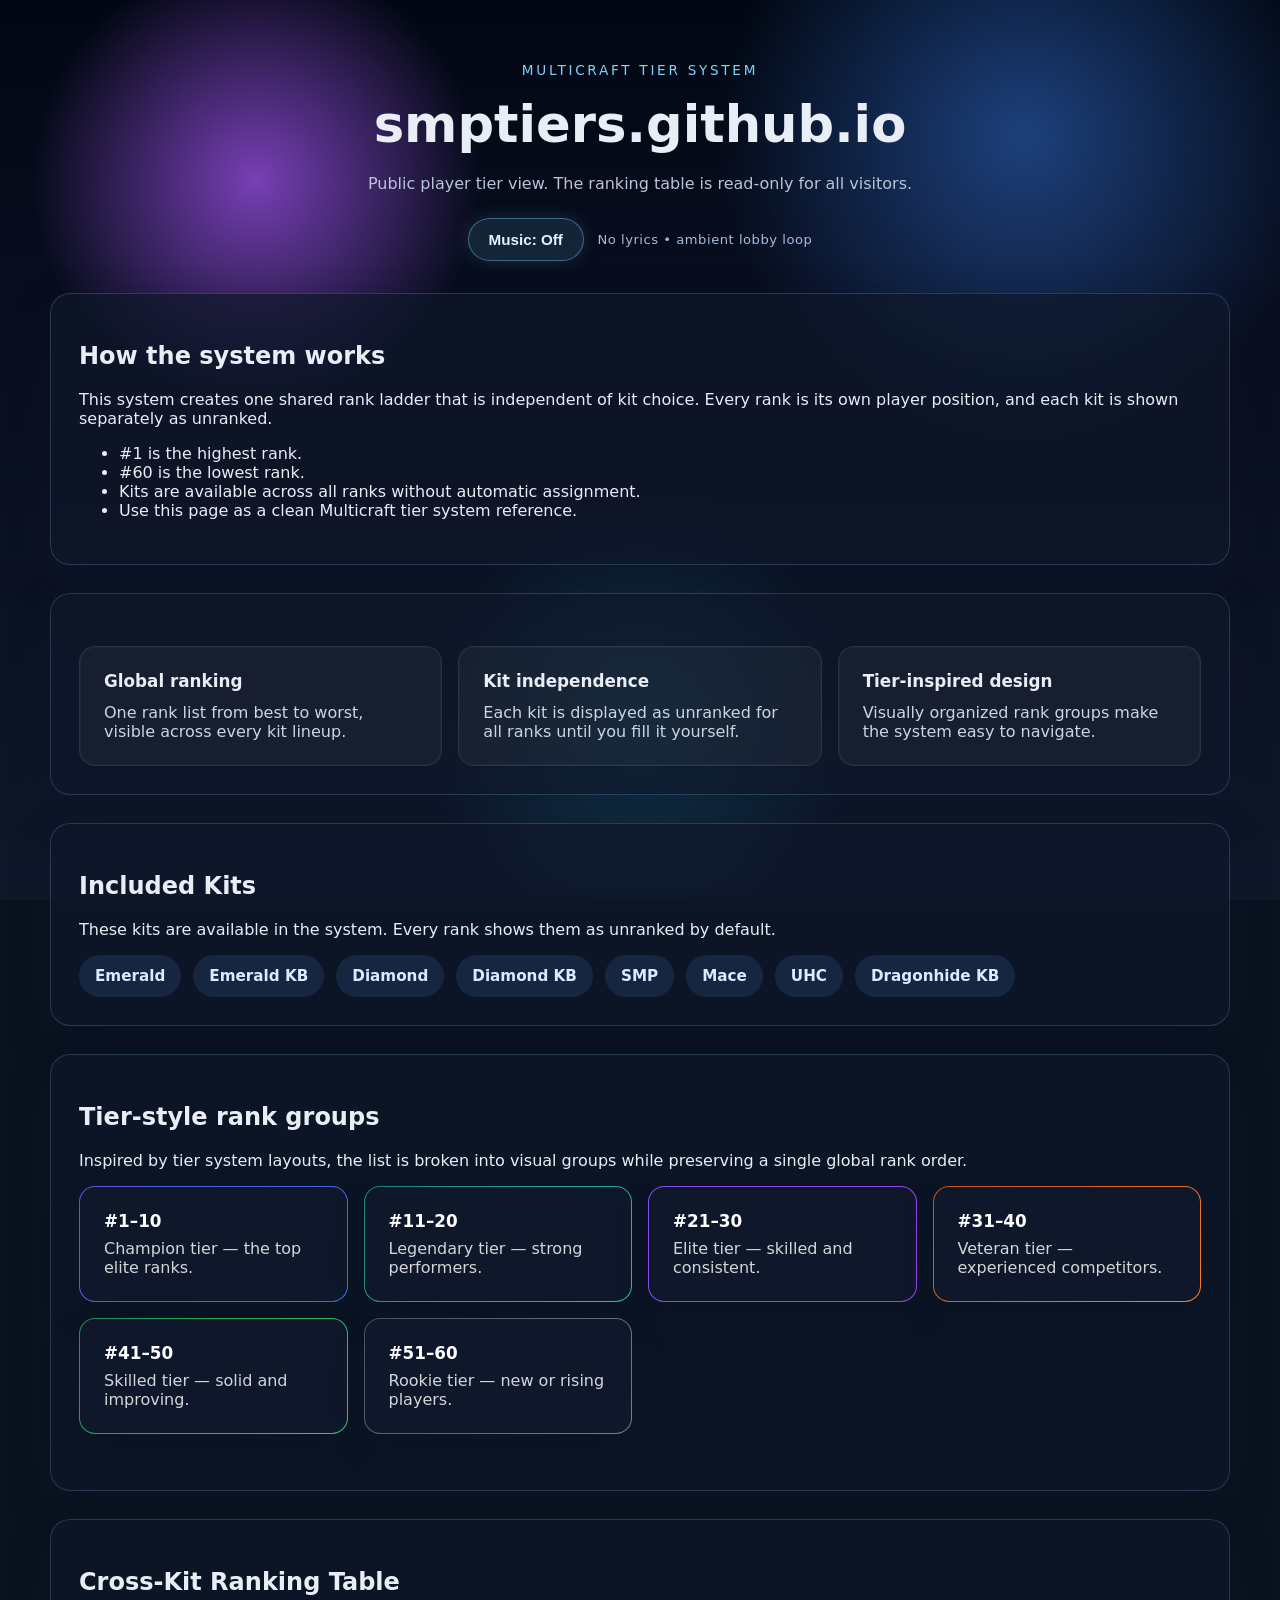
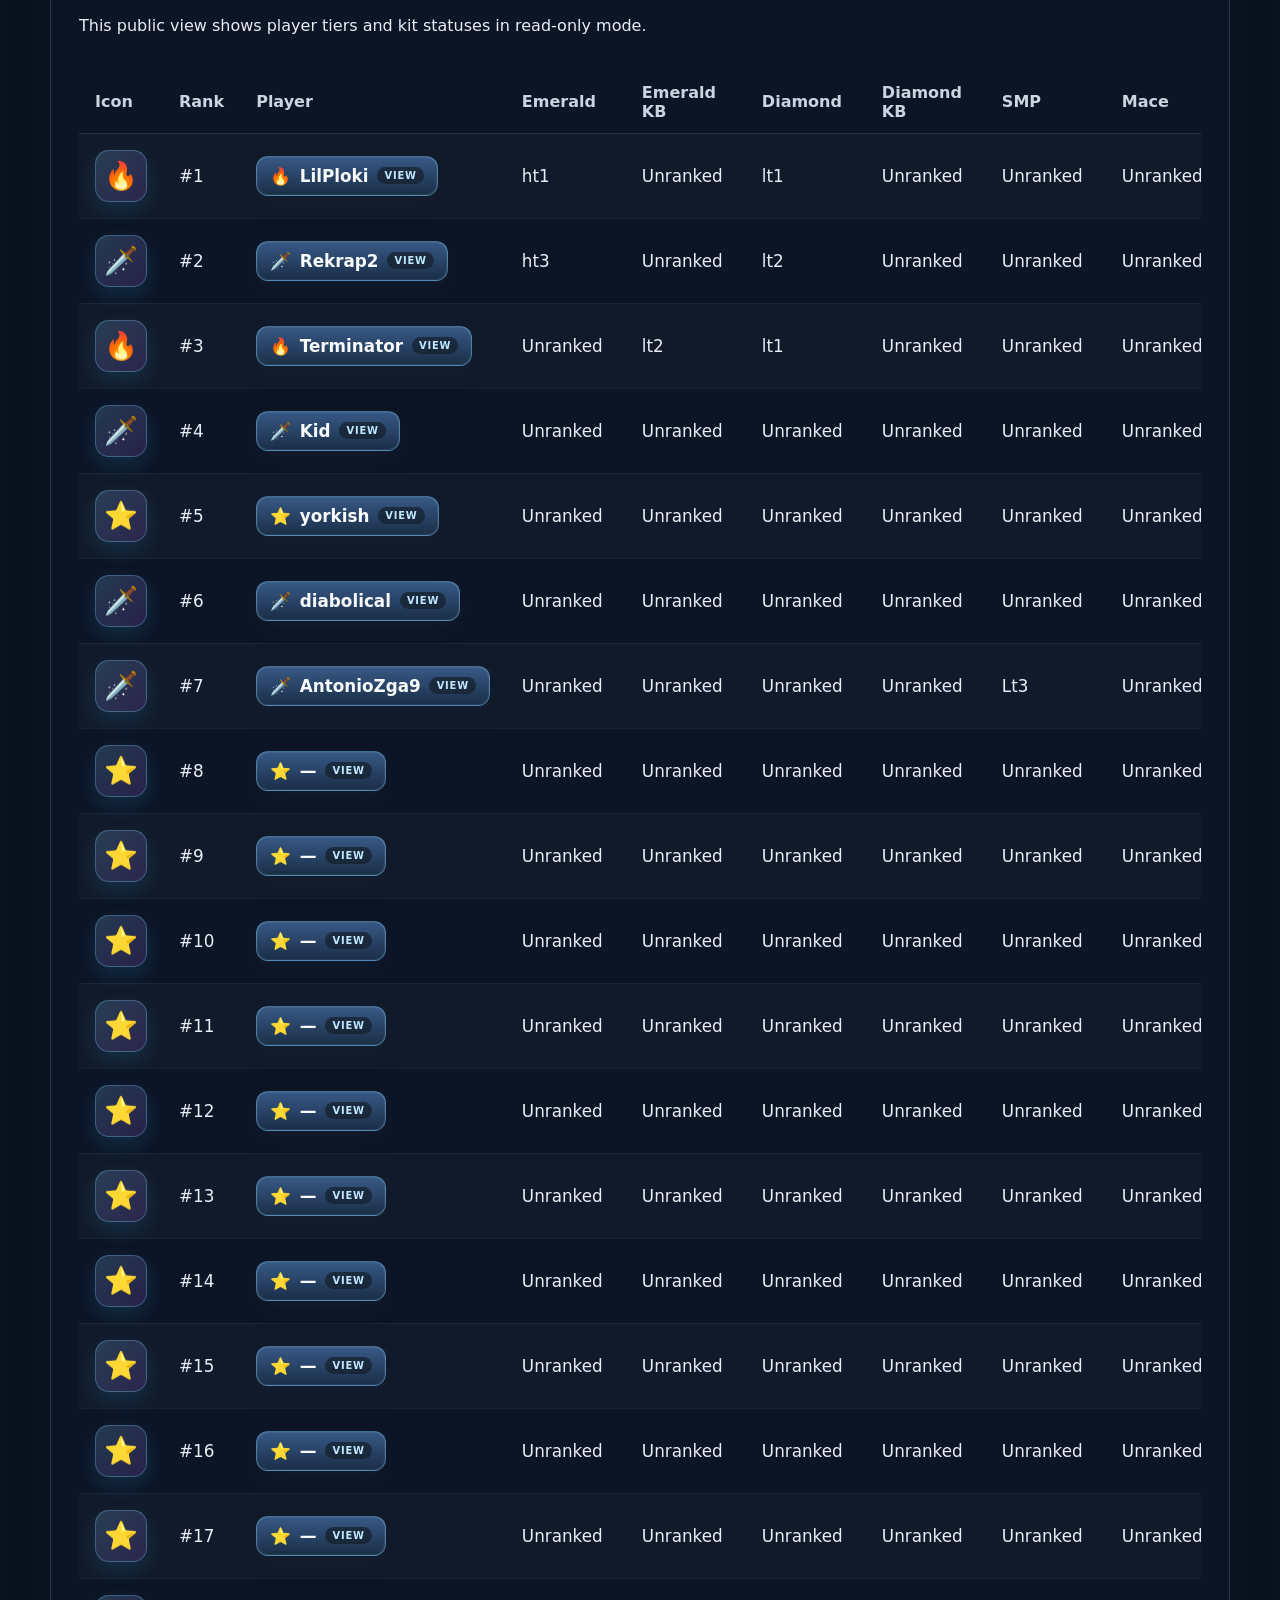
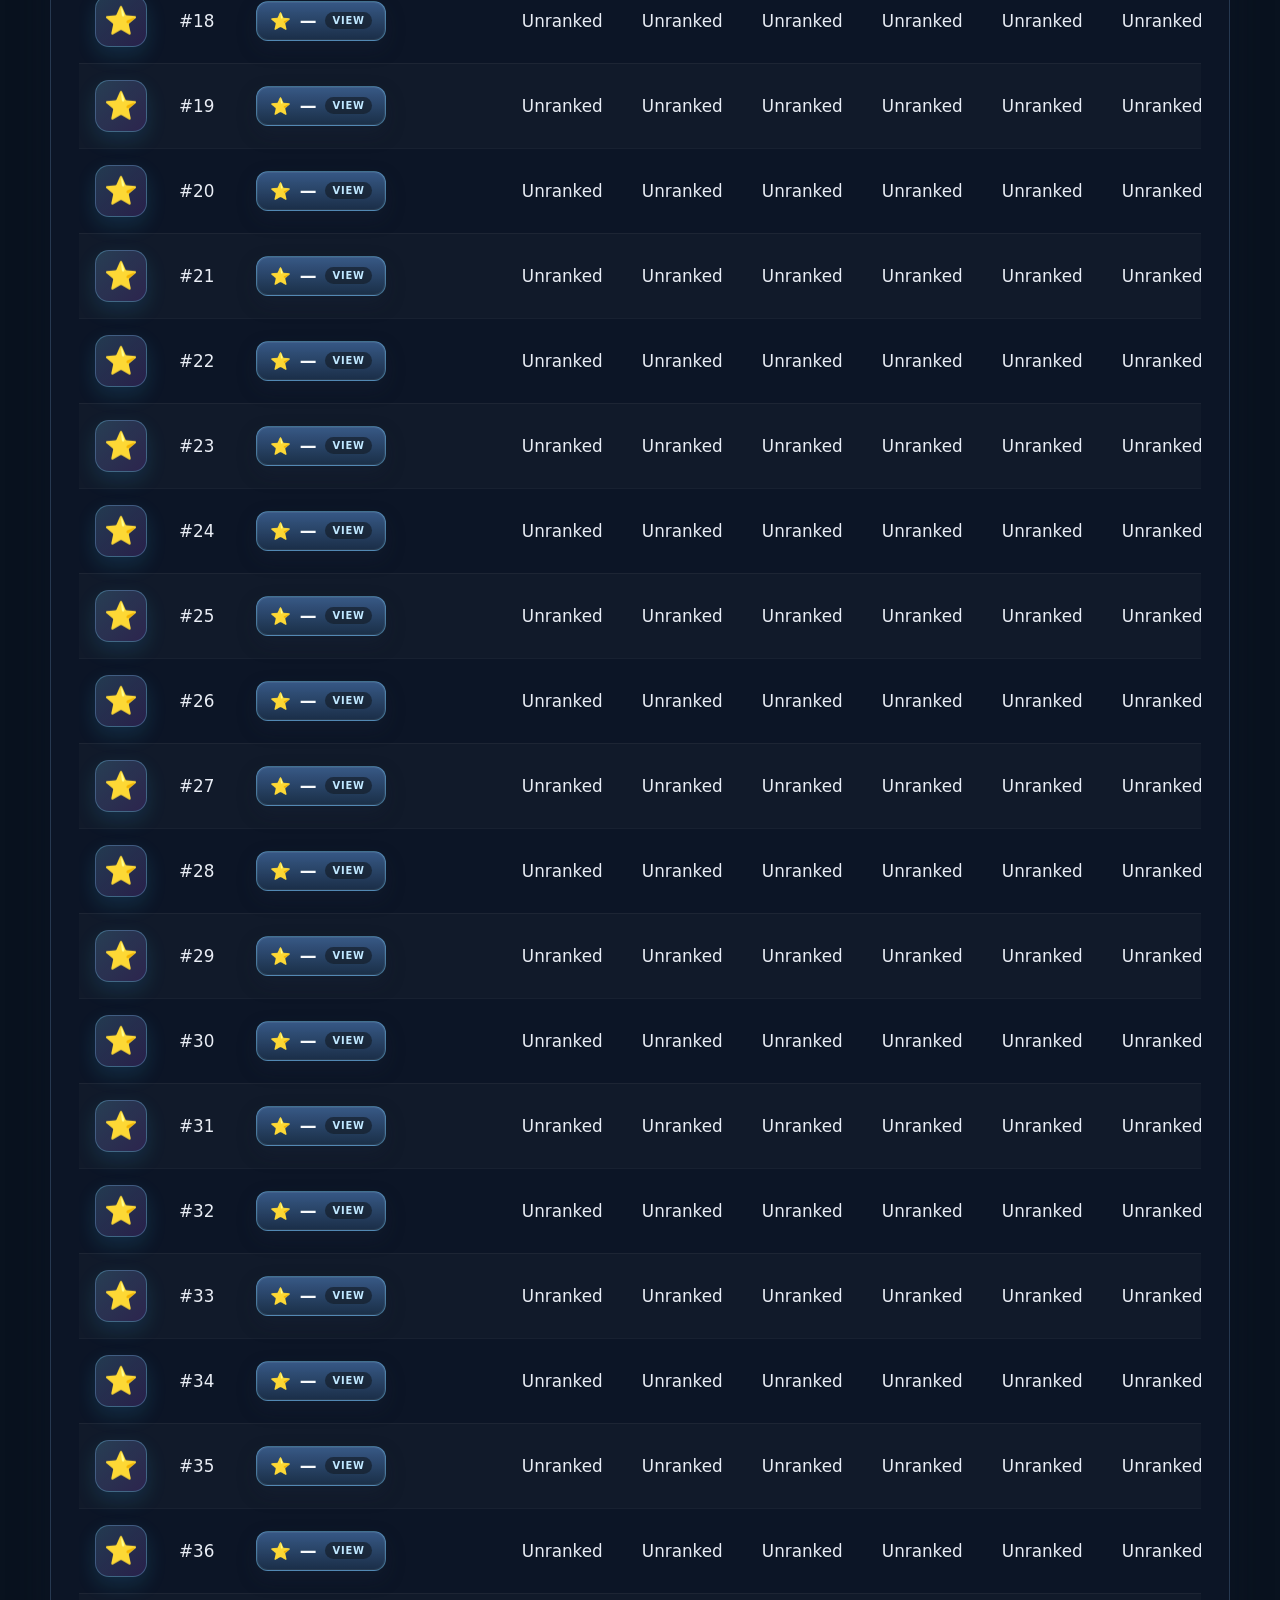
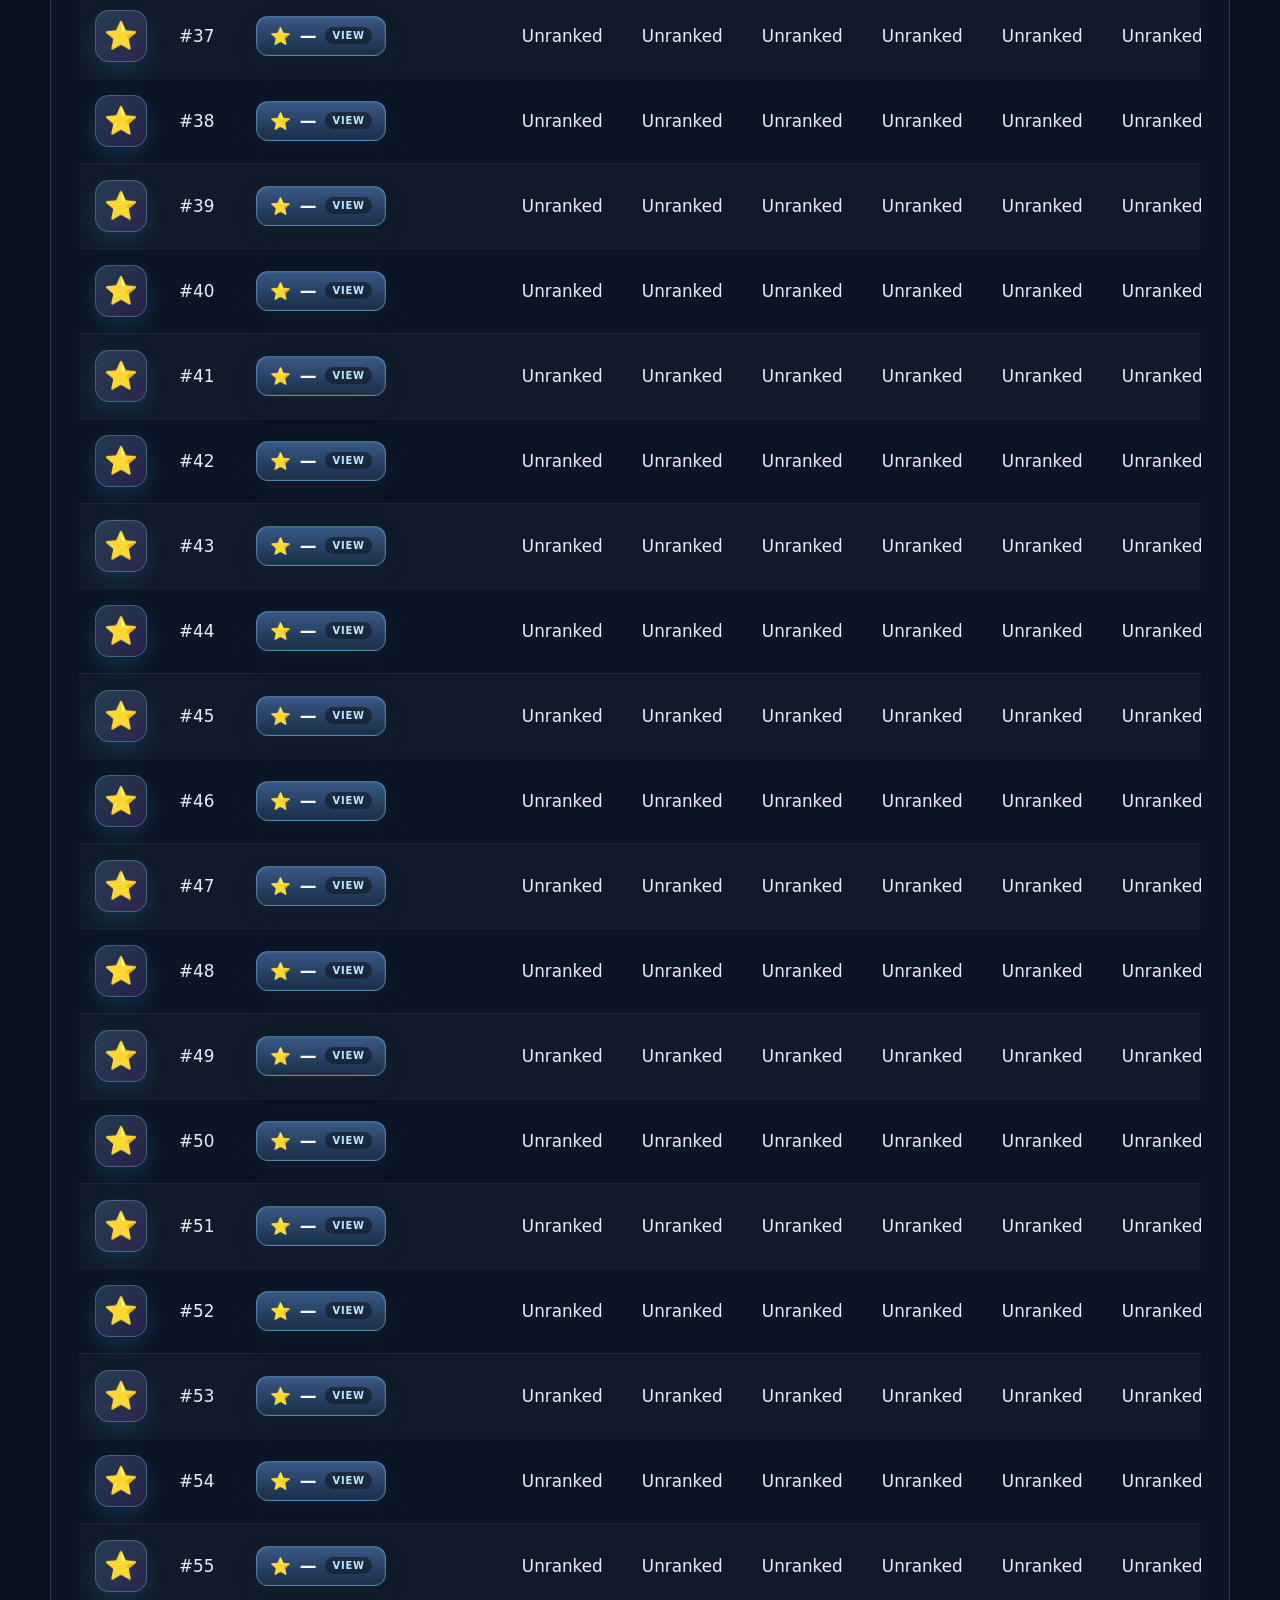
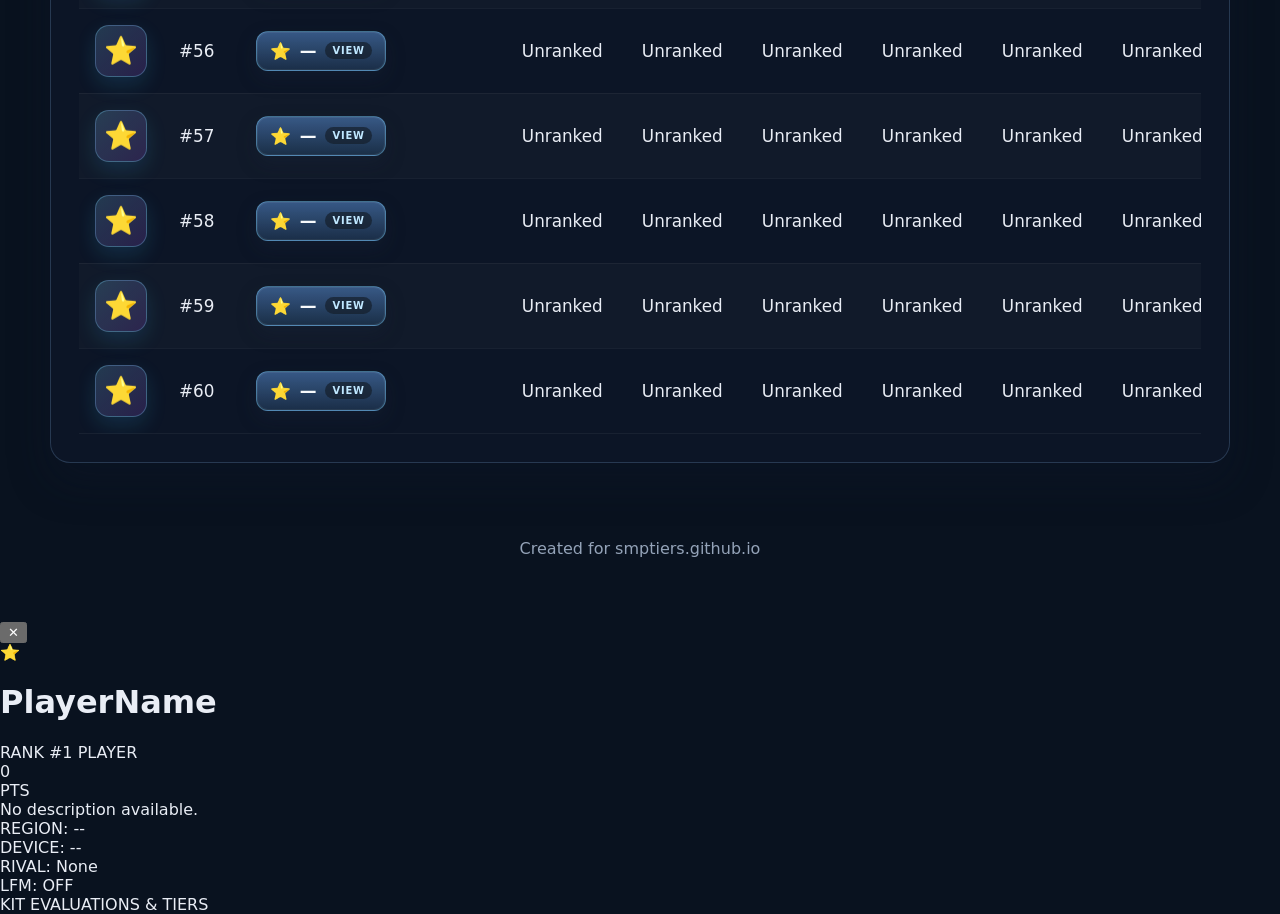
<file: index.html>
<!DOCTYPE html>
<html lang="en">
<head>
  <meta charset="UTF-8" />
  <meta name="viewport" content="width=device-width, initial-scale=1.0" />
  <title>Global Player Ranking — Multicraft Ranked System</title>
  <link rel="stylesheet" href="styles.css" />
</head>
<body style="background: radial-gradient(circle at 20% 20%, rgba(168, 85, 247, 0.7), transparent 18%), radial-gradient(circle at 80% 15%, rgba(59, 130, 246, 0.45), transparent 24%), radial-gradient(circle at 50% 80%, rgba(34, 211, 238, 0.2), transparent 23%), linear-gradient(180deg, #010712 0%, #070d1d 30%, #0f172a 100%); background-attachment: fixed;">
  <header class="site-header">
    <div class="container">
      <p class="eyebrow">Multicraft tier system</p>
      <h1>smptiers.github.io</h1>
      <p class="subtitle">Public player tier view. The ranking table is read-only for all visitors.</p>
      <div class="music-controls" style="margin-top: 1.25rem;">
        <button id="music-toggle" class="music-toggle" type="button" aria-pressed="false">Music: Off</button>
        <span class="music-note">No lyrics • ambient lobby loop</span>
      </div>
    </div>
  </header>

  <main class="container">
    <section class="intro-card">
      <h2>How the system works</h2>
      <p>
        This system creates one shared rank ladder that is independent of kit choice. Every rank is its own player position, and each kit is shown separately as unranked.
      </p>
      <ul>
        <li>#1 is the highest rank.</li>
        <li>#60 is the lowest rank.</li>
        <li>Kits are available across all ranks without automatic assignment.</li>
        <li>Use this page as a clean Multicraft tier system reference.</li>
      </ul>
    </section>

    <section class="feature-panel">
      <div class="feature-grid">
        <article class="feature-card">
          <h3>Global ranking</h3>
          <p>One rank list from best to worst, visible across every kit lineup.</p>
        </article>
        <article class="feature-card">
          <h3>Kit independence</h3>
          <p>Each kit is displayed as unranked for all ranks until you fill it yourself.</p>
        </article>
        <article class="feature-card">
          <h3>Tier-inspired design</h3>
          <p>Visually organized rank groups make the system easy to navigate.</p>
        </article>
      </div>
    </section>

    <section class="kits-card">
      <h2>Included Kits</h2>
      <p>These kits are available in the system. Every rank shows them as unranked by default.</p>
      <div class="kit-list">
        <span>Emerald</span>
        <span>Emerald KB</span>
        <span>Diamond</span>
        <span>Diamond KB</span>
        <span>SMP</span>
        <span>Mace</span>
        <span>UHC</span>
        <span>Dragonhide KB</span>
      </div>
    </section>

    <section class="tier-overview">
      <h2>Tier-style rank groups</h2>
      <p>
        Inspired by tier system layouts, the list is broken into visual groups while preserving a single global rank order.
      </p>
      <div class="tier-grid">
        <article class="tier-group tier-top">
          <h3>#1–10</h3>
          <p>Champion tier — the top elite ranks.</p>
        </article>
        <article class="tier-group tier-high">
          <h3>#11–20</h3>
          <p>Legendary tier — strong performers.</p>
        </article>
        <article class="tier-group tier-epic">
          <h3>#21–30</h3>
          <p>Elite tier — skilled and consistent.</p>
        </article>
        <article class="tier-group tier-rare">
          <h3>#31–40</h3>
          <p>Veteran tier — experienced competitors.</p>
        </article>
        <article class="tier-group tier-uncommon">
          <h3>#41–50</h3>
          <p>Skilled tier — solid and improving.</p>
        </article>
        <article class="tier-group tier-common">
          <h3>#51–60</h3>
          <p>Rookie tier — new or rising players.</p>
        </article>
      </div>
    </section>

    <section class="table-section">
      <div class="table-section-header">
        <div>
          <h2>Cross-Kit Ranking Table</h2>
          <p>This public view shows player tiers and kit statuses in read-only mode.</p>
        </div>
      </div>
      <div class="table-wrapper">
        <table>
          <thead>
            <tr>
              <th class="profile-cell">Icon</th>
              <th>Rank</th>
              <th class="player-cell">Player</th>
              <th class="kit-cell">Emerald</th>
              <th class="kit-cell">Emerald KB</th>
              <th class="kit-cell">Diamond</th>
              <th class="kit-cell">Diamond KB</th>
              <th class="kit-cell">SMP</th>
              <th class="kit-cell">Mace</th>
              <th class="kit-cell">UHC</th>
              <th class="kit-cell">Dragonhide KB</th>
            </tr>
          </thead>
          <tbody id="rank-table-body"></tbody>
        </table>
      </div>
    </section>
  </main>

  <footer class="site-footer">
    <div class="container">
      <p>Created for smptiers.github.io</p>
    </div>
  </footer>

  <div id="profileModalOverlay" class="modal-overlay" onclick="closeModalOnBackdrop(event)">
    <div class="profile-modal" id="profileModal">
      <div class="profile-banner" id="pBanner">
        <div class="modal-actions">
          <button class="icon-btn" title="Close" onclick="closePlayerProfile()">✕</button>
        </div>
      </div>

      <div class="profile-body">
        <div class="profile-top-row">
          <div class="avatar-preview-box" id="pAvatar">⭐</div>

          <div class="player-meta-box">
            <h1 class="player-name-title" id="pName">PlayerName</h1>
            <div class="player-badges-row">
              <span class="badge-pill badge-rank" id="pRank">RANK #1</span>
              <span class="badge-pill badge-title" id="pTitleBadge">PLAYER</span>
            </div>
          </div>

          <div class="points-counter-box">
            <div class="points-num" id="pPoints">0</div>
            <div class="points-lbl">PTS</div>
          </div>
        </div>

        <div class="player-bio-card">
          <div id="pDescription">No description available.</div>
          <div class="bio-meta-grid">
            <div id="pRegion">REGION: --</div>
            <div id="pDevice">DEVICE: --</div>
            <div id="pRival">RIVAL: None</div>
            <div id="pLfm">LFM: OFF</div>
          </div>
        </div>

        <div class="modal-section-title">
          <span>KIT EVALUATIONS & TIERS</span>
        </div>

        <div class="kit-circles-grid" id="pTiers"></div>
      </div>
    </div>
  </div>

  <script>
    const icons = {
      mace: '🗡️',
      spear: '🗡️',
      lava: '🔥',
      sword: '⚔️',
      default: '⭐'
    };

    const kits = [
      'Emerald',
      'Emerald KB',
      'Diamond',
      'Diamond KB',
      'SMP',
      'Mace',
      'UHC',
      'Dragonhide KB'
    ];

    function makeBlankRanks() {
      return Array.from({ length: 60 }, (_, index) => ({
        rank: index + 1,
        player: '',
        avatar: 'default',
        kits: kits.reduce((acc, kit) => ({ ...acc, [kit]: 'Unranked' }), {})
      }));
    }

    function normalizeRanks(entries) {
      return entries.map((entry, index) => ({
        rank: index + 1,
        player: entry.player || '',
        avatar: icons[entry.avatar] ? entry.avatar : 'default',
        kits: kits.reduce((acc, kit) => ({
          ...acc,
          [kit]: entry.kits && entry.kits[kit] ? String(entry.kits[kit]) : 'Unranked'
        }), {})
      }));
    }

    let ranks = makeBlankRanks();

    const tbody = document.getElementById('rank-table-body');
    const modalOverlay = document.getElementById('profileModalOverlay');
    const modalAvatar = document.getElementById('pAvatar');
    const modalName = document.getElementById('pName');
    const modalRank = document.getElementById('pRank');
    const modalTitleBadge = document.getElementById('pTitleBadge');
    const modalPoints = document.getElementById('pPoints');
    const modalDescription = document.getElementById('pDescription');
    const modalRegion = document.getElementById('pRegion');
    const modalDevice = document.getElementById('pDevice');
    const modalRival = document.getElementById('pRival');
    const modalLfm = document.getElementById('pLfm');
    const modalTiers = document.getElementById('pTiers');

    function closeModalOnBackdrop(event) {
      if (event.target === modalOverlay) {
        closePlayerProfile();
      }
    }

    function closePlayerProfile() {
      modalOverlay.classList.remove('visible');
    }

    function openPlayerModal(entry) {
      const playerName = entry.player || 'Unnamed Player';
      modalAvatar.textContent = icons[entry.avatar] || icons.default;
      modalName.textContent = playerName;
      modalRank.textContent = `RANK #${entry.rank}`;
      modalTitleBadge.textContent = 'PLAYER';
      modalPoints.textContent = String(entry.rank || 1);
      modalDescription.textContent = 'No description available.';
      modalRegion.textContent = `REGION: --`;
      modalDevice.textContent = `DEVICE: --`;
      modalRival.textContent = 'RIVAL: None';
      modalLfm.textContent = 'LFM: OFF';

      modalTiers.innerHTML = '';
      kits.forEach((kit) => {
        const tierItem = document.createElement('div');
        tierItem.className = 'kit-circle';
        tierItem.innerHTML = `<span class="kit-label">${kit}</span><span class="kit-value">${entry.kits[kit] || 'Unranked'}</span>`;
        modalTiers.appendChild(tierItem);
      });

      modalOverlay.classList.add('visible');
    }

    function createRankRow(entry, index) {
      const row = document.createElement('tr');
      row.className = 'rank-row';
      row.setAttribute('tabindex', '0');
      row.setAttribute('role', 'button');
      row.dataset.index = String(index);

      const openEntry = () => openPlayerModal(entry);
      row.addEventListener('click', openEntry);
      row.addEventListener('keydown', (event) => {
        if (event.key === 'Enter' || event.key === ' ') {
          event.preventDefault();
          openEntry();
        }
      });

      const iconCell = document.createElement('td');
      iconCell.className = 'profile-cell';
      const iconBadge = document.createElement('div');
      iconBadge.className = 'profile-badge';
      iconBadge.textContent = icons[entry.avatar] || icons.default;
      iconCell.appendChild(iconBadge);
      row.appendChild(iconCell);

      const rankCell = document.createElement('td');
      rankCell.textContent = `#${entry.rank}`;
      row.appendChild(rankCell);

      const playerCell = document.createElement('td');
      playerCell.className = 'player-cell';
      const playerButton = document.createElement('button');
      playerButton.type = 'button';
      playerButton.className = 'player-name-button';
      playerButton.setAttribute('onclick', 'openPlayerModalFromIndex(' + index + ')');
      playerButton.innerHTML = `${icons[entry.avatar] || icons.default} <span>${entry.player || '—'}</span> <small>View</small>`;
      playerCell.appendChild(playerButton);
      row.appendChild(playerCell);

      kits.forEach(kit => {
        const kitCell = document.createElement('td');
        kitCell.className = 'kit-cell';
        const kitText = document.createElement('span');
        kitText.className = 'readonly-text';
        kitText.textContent = entry.kits[kit];
        kitCell.appendChild(kitText);
        row.appendChild(kitCell);
      });

      tbody.appendChild(row);
    }

    function openPlayerModalFromIndex(index) {
      if (ranks[index]) {
        openPlayerModal(ranks[index]);
      }
    }

    function renderTable() {
      tbody.innerHTML = '';
      ranks.forEach((entry, index) => createRankRow(entry, index));
    }

    async function loadSharedRanks() {
      try {
        const localData = localStorage.getItem('smptiers-rank-data');
        if (localData) {
          const localRanks = JSON.parse(localData);
          if (Array.isArray(localRanks) && localRanks.length > 0) {
            ranks = normalizeRanks(localRanks);
            renderTable();
            return;
          }
        }

        const response = await fetch('./data/ranks.json', { cache: 'no-store' });
        if (!response.ok) throw new Error(`Unable to load shared rankings (${response.status})`);
        const sharedRanks = await response.json();
        if (Array.isArray(sharedRanks) && sharedRanks.length > 0) {
          ranks = normalizeRanks(sharedRanks);
          renderTable();
        }
      } catch (error) {
        console.warn('Using blank ranking data until the shared data file is available.', error);
      }
    }

    renderTable();
    loadSharedRanks();

    const musicButton = document.getElementById('music-toggle');
    let audioCtx = null;
    let masterGain = null;
    let intervalId = null;

    function stopAmbientMusic() {
      if (intervalId) {
        clearInterval(intervalId);
        intervalId = null;
      }

      if (audioCtx && masterGain) {
        masterGain.gain.cancelScheduledValues(audioCtx.currentTime);
        masterGain.gain.setTargetAtTime(0.0001, audioCtx.currentTime, 0.2);
      }

      if (musicButton) {
        musicButton.textContent = 'Music: Off';
        musicButton.setAttribute('aria-pressed', 'false');
      }
    }

    function startAmbientMusic() {
      const AudioCtor = window.AudioContext || window.webkitAudioContext;
      if (!AudioCtor) return;

      if (!audioCtx) {
        audioCtx = new AudioCtor();
        masterGain = audioCtx.createGain();
        masterGain.gain.value = 0.0001;
        masterGain.connect(audioCtx.destination);
      }

      if (audioCtx.state === 'suspended') {
        audioCtx.resume();
      }

      const progression = [130.81, 146.83, 174.61, 196.0, 146.83, 164.81, 196.0, 220.0];
      const noiseBuffer = audioCtx.createBuffer(1, audioCtx.sampleRate * 3, audioCtx.sampleRate);
      const bufferData = noiseBuffer.getChannelData(0);
      for (let i = 0; i < bufferData.length; i++) {
        bufferData[i] = (Math.random() * 2 - 1) * 0.12;
      }

      if (intervalId) {
        clearInterval(intervalId);
      }

      const playLayer = (freq, time, duration, kind, gainValue, detune) => {
        const osc = audioCtx.createOscillator();
        const oscGain = audioCtx.createGain();
        osc.type = kind;
        osc.frequency.value = freq;
        osc.detune.value = detune || 0;
        oscGain.gain.value = 0.0001;
        osc.connect(oscGain);
        oscGain.connect(masterGain);

        oscGain.gain.setValueAtTime(0.0001, time);
        oscGain.gain.exponentialRampToValueAtTime(gainValue * 1.4, time + 0.22);
        oscGain.gain.exponentialRampToValueAtTime(0.0001, time + duration);

        osc.start(time);
        osc.stop(time + duration + 0.05);
      };

      const playAtmosphere = () => {
        const now = audioCtx.currentTime;
        const baseFreq = progression[Math.floor(Math.random() * progression.length)];

        playLayer(baseFreq, now, 3.0, 'sine', 0.05, -6);
        playLayer(baseFreq / 2, now + 0.3, 3.4, 'triangle', 0.036, 4);
        playLayer(baseFreq * 1.5, now + 0.7, 2.6, 'sine', 0.024, 8);
        playLayer(baseFreq * 2, now + 1.1, 2.2, 'triangle', 0.012, -12);

        const noiseSource = audioCtx.createBufferSource();
        const noiseFilter = audioCtx.createBiquadFilter();
        const noiseGain = audioCtx.createGain();
        noiseSource.buffer = noiseBuffer;
        noiseFilter.type = 'lowpass';
        noiseFilter.frequency.value = 850;
        noiseGain.gain.value = 0.03;
        noiseSource.connect(noiseFilter);
        noiseFilter.connect(noiseGain);
        noiseGain.connect(masterGain);
        noiseSource.start(now);
        noiseSource.stop(now + 3.2);
      };

      playAtmosphere();
      intervalId = setInterval(playAtmosphere, 2600);

      masterGain.gain.cancelScheduledValues(audioCtx.currentTime);
      masterGain.gain.setTargetAtTime(0.22, audioCtx.currentTime, 0.5);

      if (musicButton) {
        musicButton.textContent = 'Music: On';
        musicButton.setAttribute('aria-pressed', 'true');
      }
    }

    if (musicButton) {
      musicButton.addEventListener('click', () => {
        const isOn = musicButton.getAttribute('aria-pressed') === 'true';
        if (isOn) {
          stopAmbientMusic();
        } else {
          startAmbientMusic();
        }
      });
    }
  </script>
</body>
</html>
</file>
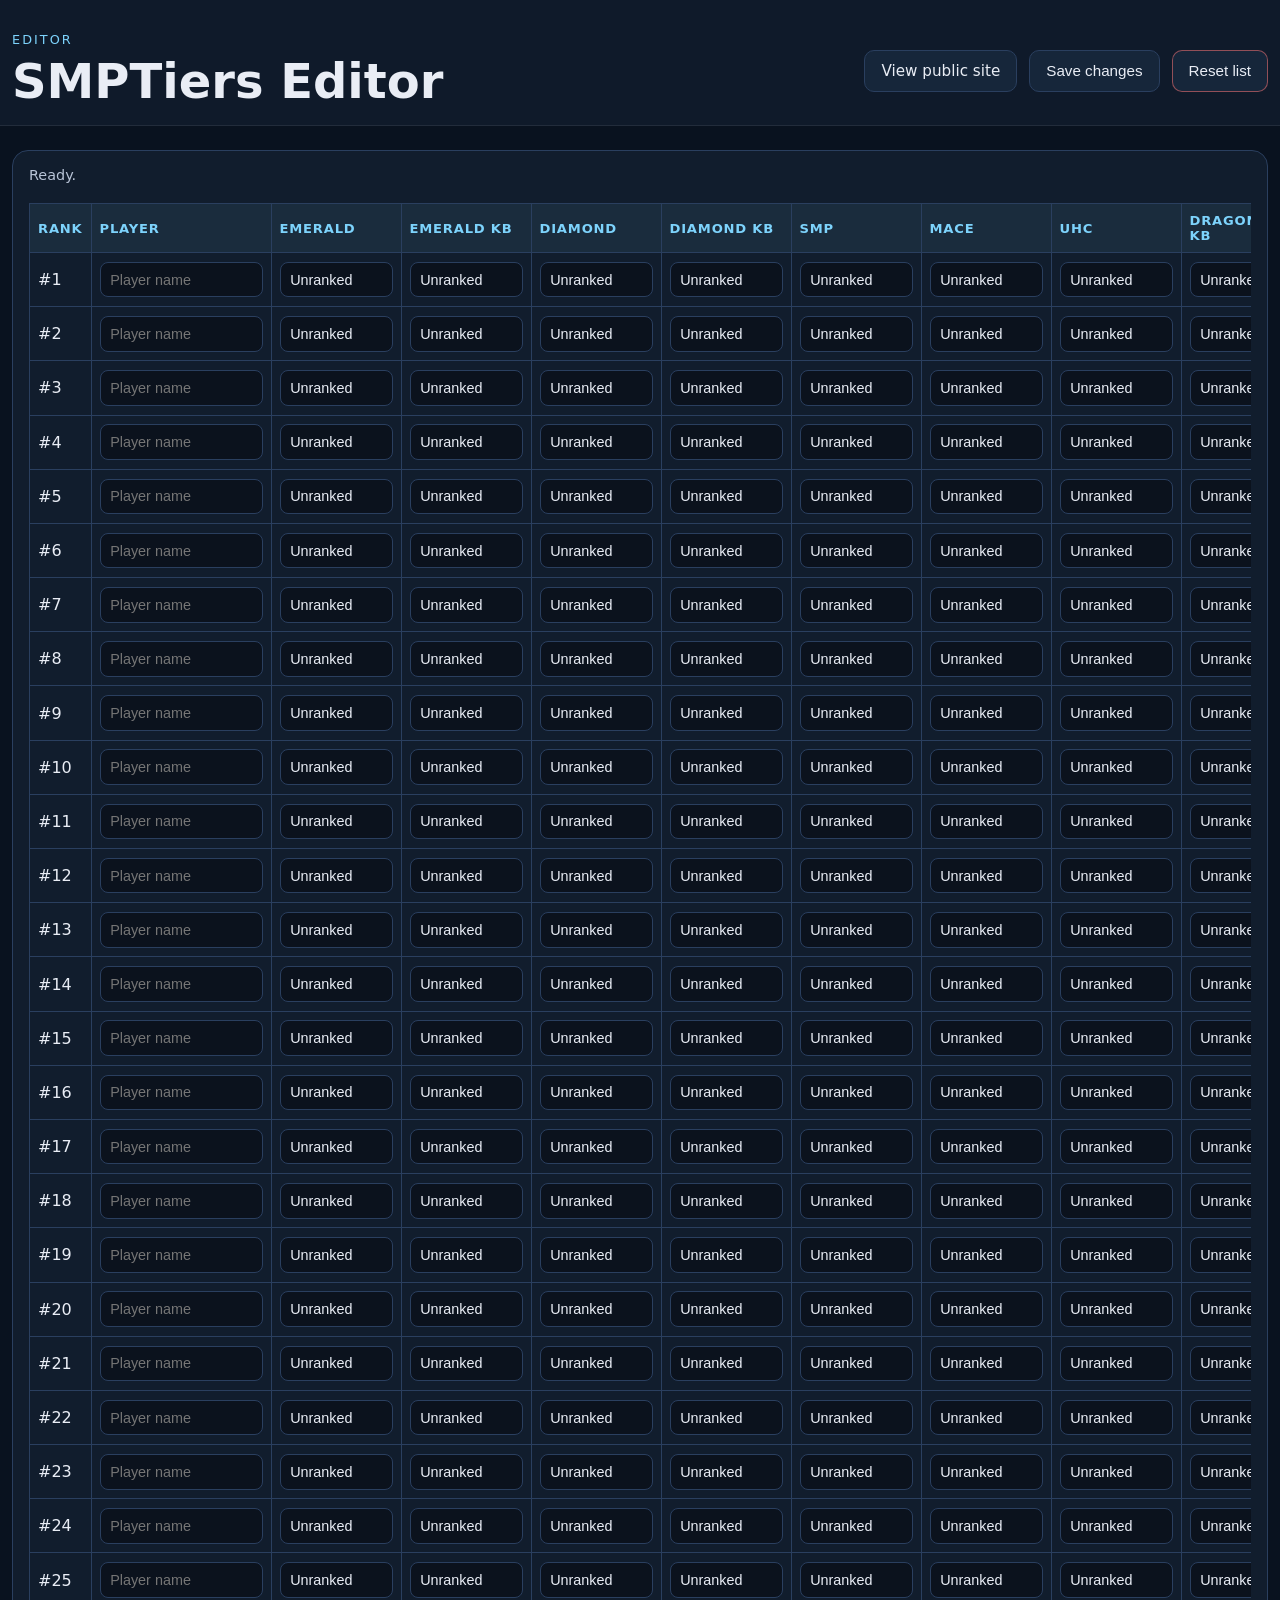
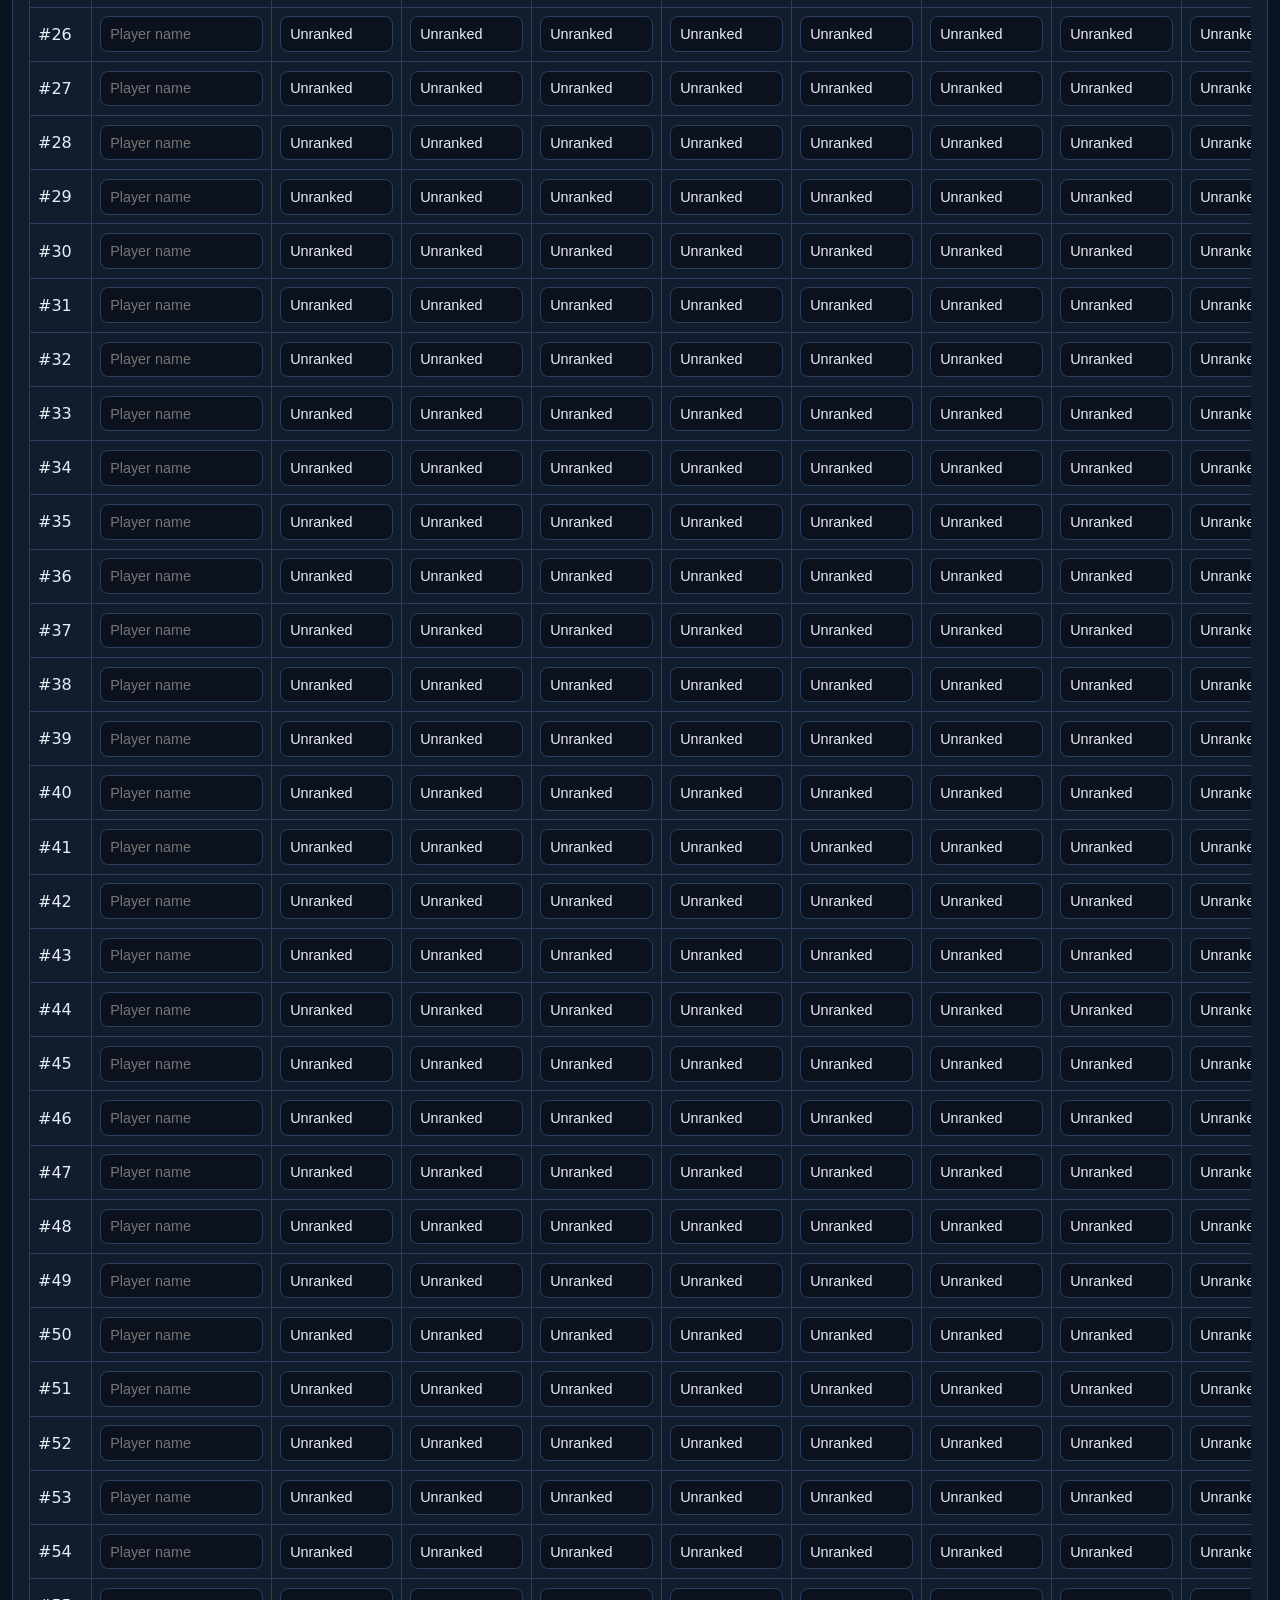
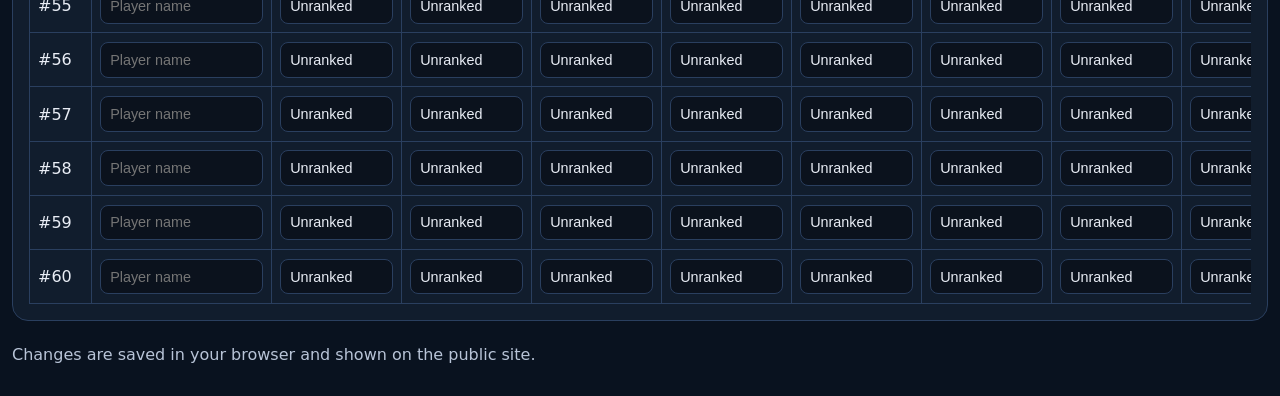
<file: editor/index.html>
<!DOCTYPE html>
<html lang="en">
  <head>
    <meta charset="UTF-8" />
    <meta name="viewport" content="width=device-width, initial-scale=1.0" />
    <title>SMPTiers Editor</title>
    <style>
      :root {
        color-scheme: dark;
        --bg: #09121f;
        --panel: #111d2d;
        --panel-strong: #16263a;
        --line: #2a3f5f;
        --text: #e9edf5;
        --muted: #b8c4d7;
        --accent: #7dd3fc;
        --accent-strong: #38bdf8;
        --danger: #f87171;
      }

      * { box-sizing: border-box; }

      body {
        margin: 0;
        background: var(--bg);
        color: var(--text);
        font-family: Inter, ui-sans-serif, system-ui, -apple-system, BlinkMacSystemFont, 'Segoe UI', sans-serif;
      }

      .container {
        width: min(1500px, calc(100% - 1.5rem));
        margin: 0 auto;
      }

      .site-header {
        padding: 2rem 0 1rem;
        border-bottom: 1px solid rgba(255,255,255,0.08);
        background: rgba(17, 29, 45, 0.85);
        backdrop-filter: blur(8px);
      }

      .header-row {
        display: flex;
        justify-content: space-between;
        align-items: center;
        gap: 1rem;
        flex-wrap: wrap;
      }

      h1 {
        margin: 0;
        font-size: clamp(2rem, 4vw, 3rem);
      }

      .header-actions {
        display: flex;
        gap: 0.75rem;
        flex-wrap: wrap;
      }

      button,
      a.button-link {
        border: 1px solid var(--line);
        background: var(--panel-strong);
        color: var(--text);
        border-radius: 10px;
        padding: 0.7rem 1rem;
        cursor: pointer;
        font-size: 0.95rem;
        text-decoration: none;
        transition: 0.2s ease;
      }

      button:hover,
      a.button-link:hover {
        border-color: var(--accent);
        transform: translateY(-1px);
      }

      button.danger {
        border-color: rgba(248, 113, 113, 0.55);
      }

      .status {
        color: var(--muted);
        font-size: 0.9rem;
        min-height: 1.25rem;
      }

      .panel {
        margin-top: 1.5rem;
        background: var(--panel);
        border: 1px solid var(--line);
        border-radius: 16px;
        padding: 1rem;
      }

      .table-wrap {
        overflow: auto;
        margin-top: 1rem;
      }

      table {
        width: 100%;
        border-collapse: collapse;
        min-width: 1100px;
      }

      th, td {
        border: 1px solid var(--line);
        padding: 0.55rem 0.5rem;
        text-align: left;
        vertical-align: middle;
      }

      th {
        background: rgba(125, 211, 252, 0.08);
        color: var(--accent);
        font-size: 0.82rem;
        letter-spacing: 0.06em;
        text-transform: uppercase;
      }

      input {
        width: 100%;
        border: 1px solid var(--line);
        border-radius: 8px;
        background: rgba(10, 17, 28, 0.9);
        color: var(--text);
        padding: 0.55rem 0.6rem;
        font-size: 0.9rem;
      }

      input:focus {
        outline: 2px solid rgba(56, 189, 248, 0.5);
        border-color: var(--accent);
      }

      .rank-col {
        width: 70px;
      }

      .player-col {
        min-width: 180px;
      }

      .tier-col {
        min-width: 130px;
      }

      footer {
        padding: 1.5rem 0 2rem;
        color: var(--muted);
      }
    </style>
  </head>
  <body>
    <header class="site-header">
      <div class="container header-row">
        <div>
          <p style="margin: 0 0 0.4rem; text-transform: uppercase; letter-spacing: 0.16em; color: var(--accent); font-size: 0.8rem;">Editor</p>
          <h1>SMPTiers Editor</h1>
        </div>
        <div class="header-actions">
          <a class="button-link" href="index.html">View public site</a>
          <button id="save-btn">Save changes</button>
          <button class="danger" id="reset-btn">Reset list</button>
        </div>
      </div>
    </header>

    <main class="container">
      <div class="panel">
        <div class="status" id="status">Ready.</div>
        <div class="table-wrap">
          <table>
            <thead>
              <tr>
                <th class="rank-col">Rank</th>
                <th class="player-col">Player</th>
                <th class="tier-col">Emerald</th>
                <th class="tier-col">Emerald KB</th>
                <th class="tier-col">Diamond</th>
                <th class="tier-col">Diamond KB</th>
                <th class="tier-col">SMP</th>
                <th class="tier-col">Mace</th>
                <th class="tier-col">UHC</th>
                <th class="tier-col">Dragonhide KB</th>
              </tr>
            </thead>
            <tbody id="editor-body"></tbody>
          </table>
        </div>
      </div>
    </main>

    <footer>
      <div class="container">Changes are saved in your browser and shown on the public site.</div>
    </footer>

    <script>
      const kits = [
        'Emerald',
        'Emerald KB',
        'Diamond',
        'Diamond KB',
        'SMP',
        'Mace',
        'UHC',
        'Dragonhide KB'
      ];

      const storageKey = 'smptiers-rank-data';
      const statusEl = document.getElementById('status');
      const tbody = document.getElementById('editor-body');

      function makeBlankData() {
        return Array.from({ length: 60 }, (_, index) => ({
          rank: index + 1,
          player: '',
          kits: kits.reduce((acc, kit) => {
            acc[kit] = 'Unranked';
            return acc;
          }, {})
        }));
      }

      function loadData() {
        try {
          const raw = localStorage.getItem(storageKey);
          if (!raw) return makeBlankData();
          const parsed = JSON.parse(raw);
          if (!Array.isArray(parsed) || parsed.length === 0) return makeBlankData();

          return parsed.map((entry, index) => ({
            rank: index + 1,
            player: entry.player || '',
            kits: kits.reduce((acc, kit) => {
              acc[kit] = entry.kits && entry.kits[kit] ? String(entry.kits[kit]) : 'Unranked';
              return acc;
            }, {})
          }));
        } catch (error) {
          return makeBlankData();
        }
      }

      let data = loadData();

      function saveData() {
        localStorage.setItem(storageKey, JSON.stringify(data));
        statusEl.textContent = 'Saved locally.';
      }

      function renderEditor() {
        tbody.innerHTML = '';

        data.forEach((entry) => {
          const row = document.createElement('tr');

          const rankCell = document.createElement('td');
          rankCell.textContent = `#${entry.rank}`;
          row.appendChild(rankCell);

          const playerCell = document.createElement('td');
          const playerInput = document.createElement('input');
          playerInput.value = entry.player;
          playerInput.placeholder = 'Player name';
          playerInput.addEventListener('input', (event) => {
            entry.player = event.target.value;
            saveData();
          });
          playerCell.appendChild(playerInput);
          row.appendChild(playerCell);

          kits.forEach((kit) => {
            const cell = document.createElement('td');
            const input = document.createElement('input');
            input.value = entry.kits[kit] || 'Unranked';
            input.placeholder = 'Unranked';
            input.addEventListener('input', (event) => {
              entry.kits[kit] = event.target.value || 'Unranked';
              saveData();
            });
            cell.appendChild(input);
            row.appendChild(cell);
          });

          tbody.appendChild(row);
        });
      }

      document.getElementById('save-btn').addEventListener('click', () => {
        saveData();
        statusEl.textContent = 'Changes saved.';
      });

      document.getElementById('reset-btn').addEventListener('click', () => {
        if (confirm('Reset the entire ranking list?')) {
          data = makeBlankData();
          saveData();
          renderEditor();
          statusEl.textContent = 'List reset.';
        }
      });

      renderEditor();
    </script>
  </body>
</html>
</file>
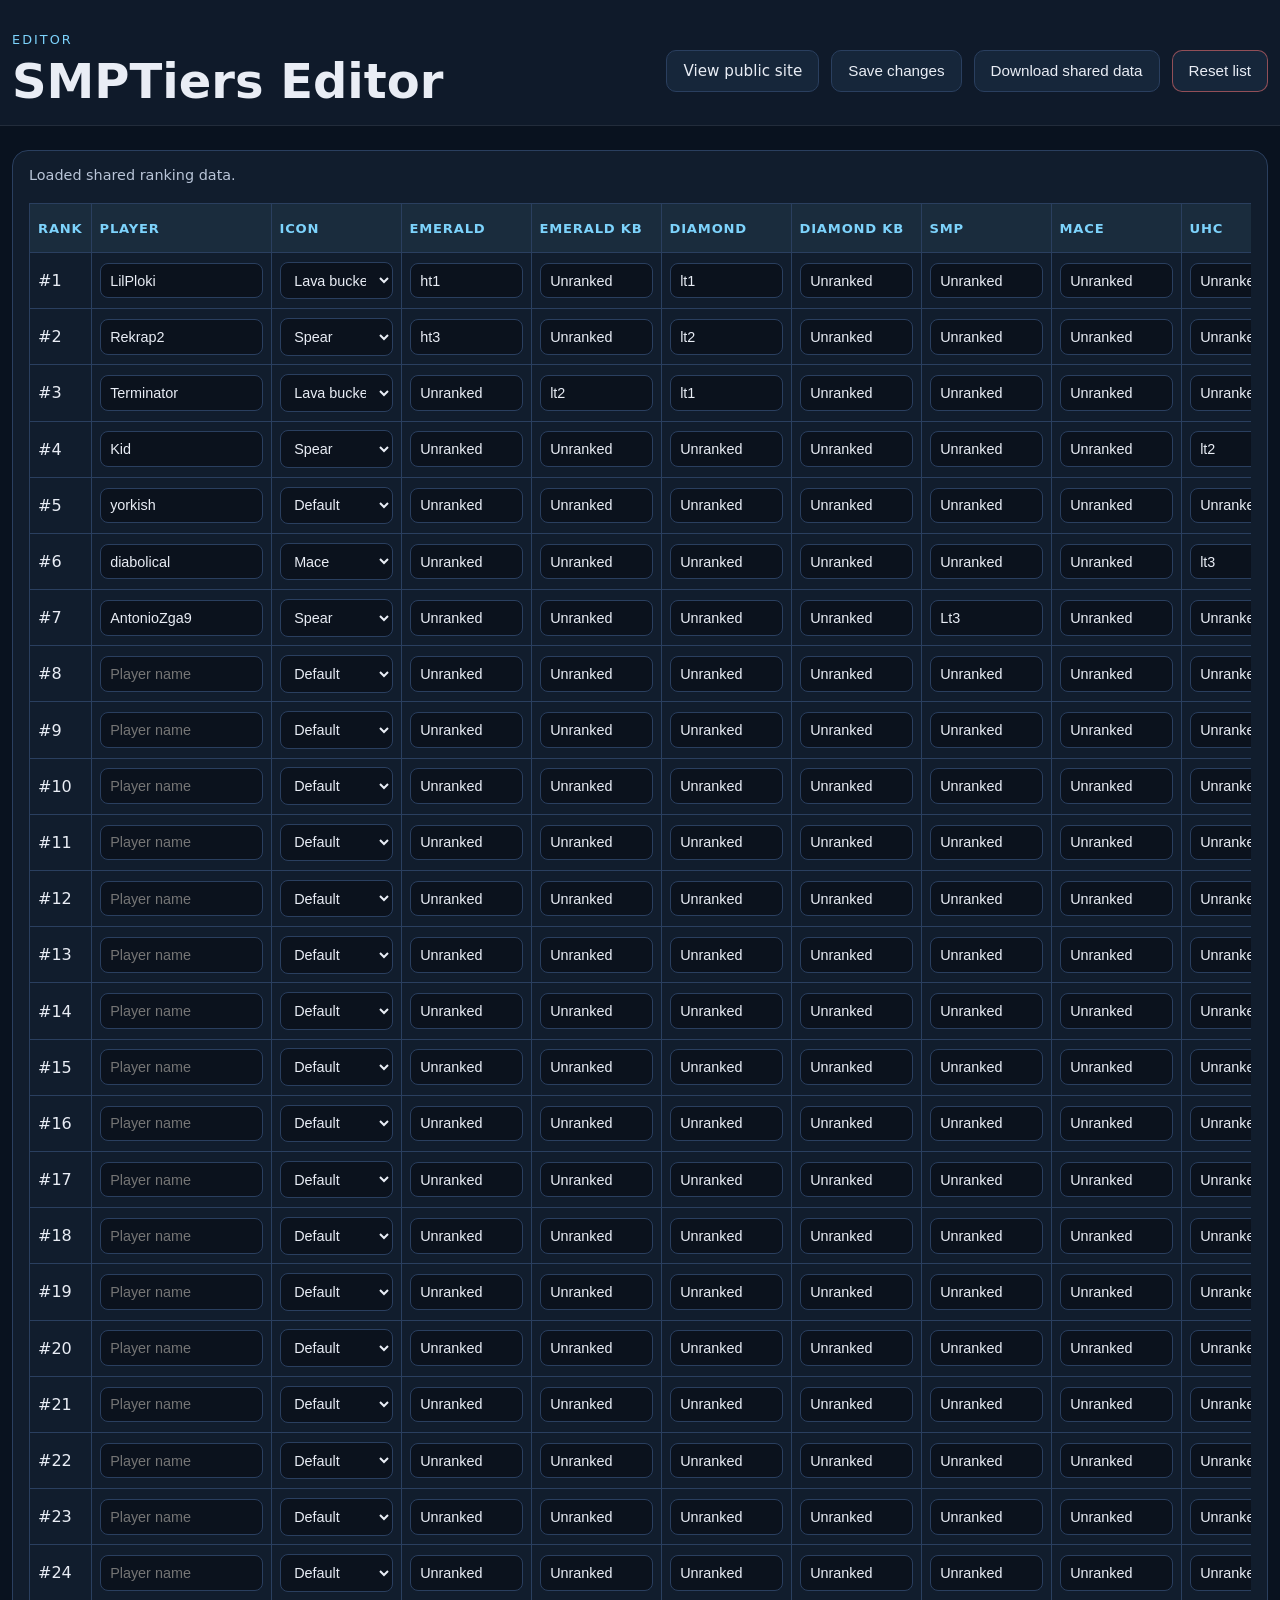
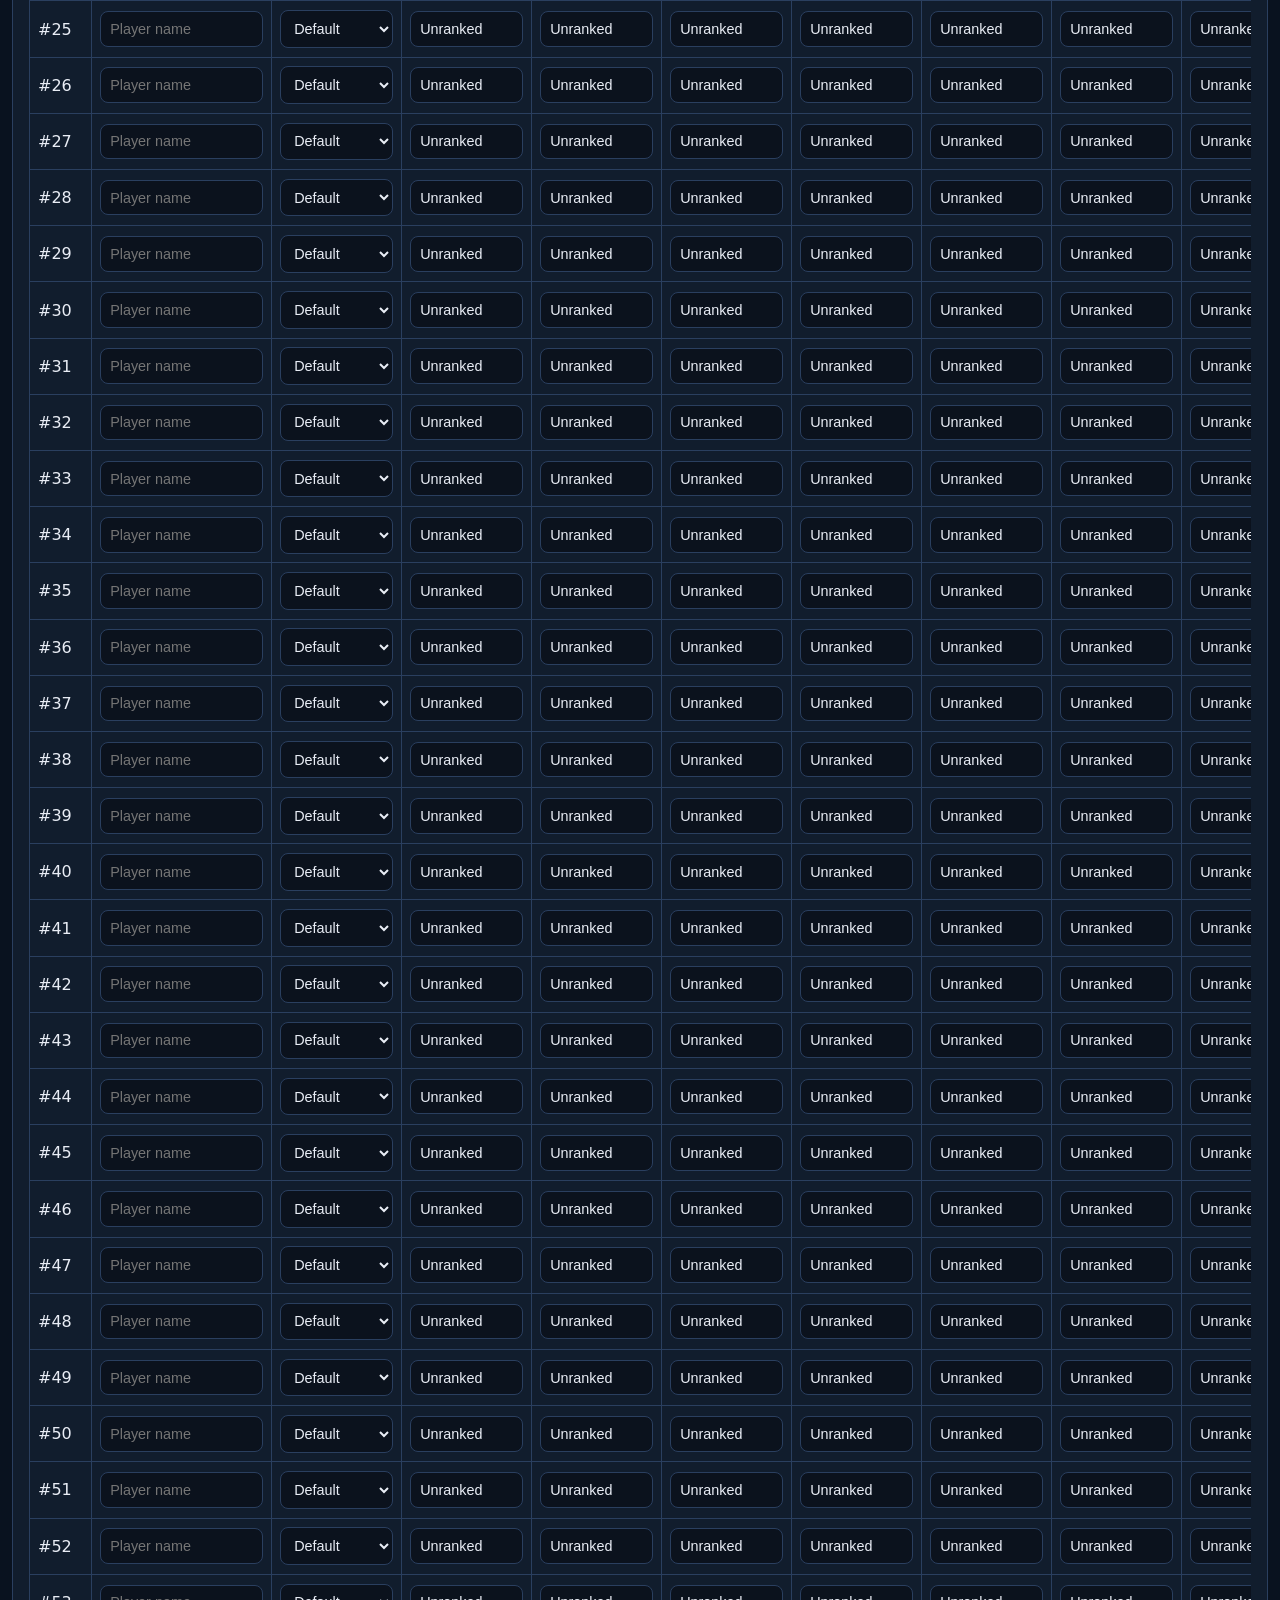
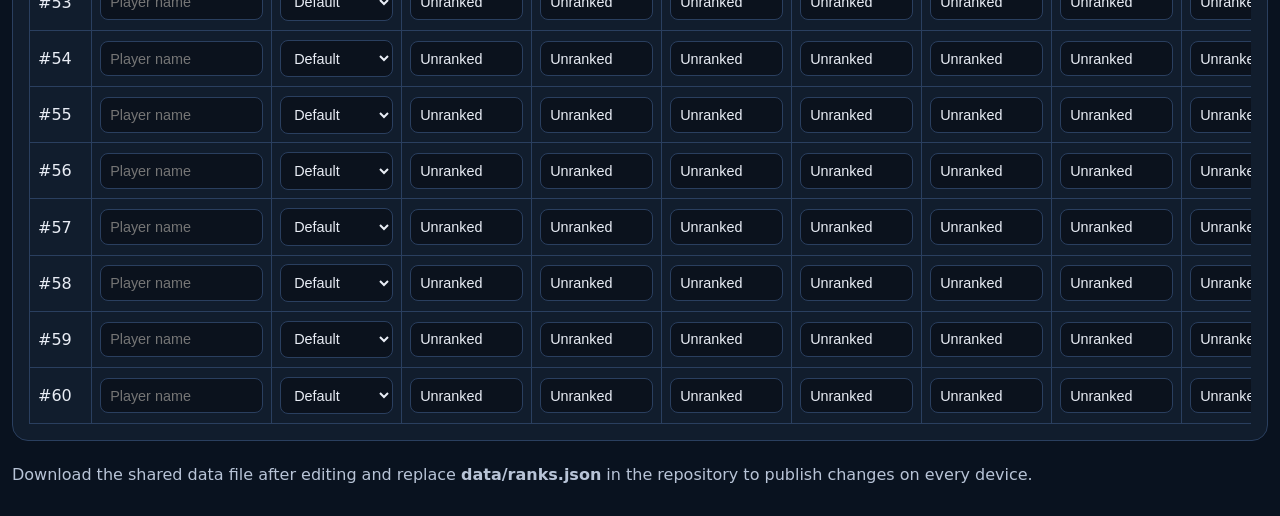
<file: editor.html>
<!DOCTYPE html>
<html lang="en">
  <head>
    <meta charset="UTF-8" />
    <meta name="viewport" content="width=device-width, initial-scale=1.0" />
    <title>SMPTiers Editor</title>
    <style>
      :root {
        color-scheme: dark;
        --bg: #09121f;
        --panel: #111d2d;
        --panel-strong: #16263a;
        --line: #2a3f5f;
        --text: #e9edf5;
        --muted: #b8c4d7;
        --accent: #7dd3fc;
        --accent-strong: #38bdf8;
        --danger: #f87171;
      }

      * { box-sizing: border-box; }

      body {
        margin: 0;
        background: var(--bg);
        color: var(--text);
        font-family: Inter, ui-sans-serif, system-ui, -apple-system, BlinkMacSystemFont, 'Segoe UI', sans-serif;
      }

      .container {
        width: min(1500px, calc(100% - 1.5rem));
        margin: 0 auto;
      }

      .site-header {
        padding: 2rem 0 1rem;
        border-bottom: 1px solid rgba(255,255,255,0.08);
        background: rgba(17, 29, 45, 0.85);
        backdrop-filter: blur(8px);
      }

      .header-row {
        display: flex;
        justify-content: space-between;
        align-items: center;
        gap: 1rem;
        flex-wrap: wrap;
      }

      h1 {
        margin: 0;
        font-size: clamp(2rem, 4vw, 3rem);
      }

      .header-actions {
        display: flex;
        gap: 0.75rem;
        flex-wrap: wrap;
      }

      button,
      a.button-link {
        border: 1px solid var(--line);
        background: var(--panel-strong);
        color: var(--text);
        border-radius: 10px;
        padding: 0.7rem 1rem;
        cursor: pointer;
        font-size: 0.95rem;
        text-decoration: none;
        transition: 0.2s ease;
      }

      button:hover,
      a.button-link:hover {
        border-color: var(--accent);
        transform: translateY(-1px);
      }

      button.danger {
        border-color: rgba(248, 113, 113, 0.55);
      }

      .status {
        color: var(--muted);
        font-size: 0.9rem;
        min-height: 1.25rem;
      }

      .panel {
        margin-top: 1.5rem;
        background: var(--panel);
        border: 1px solid var(--line);
        border-radius: 16px;
        padding: 1rem;
      }

      .table-wrap {
        overflow: auto;
        margin-top: 1rem;
      }

      table {
        width: 100%;
        border-collapse: collapse;
        min-width: 1100px;
      }

      th, td {
        border: 1px solid var(--line);
        padding: 0.55rem 0.5rem;
        text-align: left;
        vertical-align: middle;
      }

      th {
        background: rgba(125, 211, 252, 0.08);
        color: var(--accent);
        font-size: 0.82rem;
        letter-spacing: 0.06em;
        text-transform: uppercase;
      }

      input,
      select {
        width: 100%;
        border: 1px solid var(--line);
        border-radius: 8px;
        background: rgba(10, 17, 28, 0.9);
        color: var(--text);
        padding: 0.55rem 0.6rem;
        font-size: 0.9rem;
      }

      input:focus,
      select:focus {
        outline: 2px solid rgba(56, 189, 248, 0.5);
        border-color: var(--accent);
      }

      .rank-col {
        width: 70px;
      }

      .player-col {
        min-width: 180px;
      }

      .tier-col {
        min-width: 130px;
      }

      footer {
        padding: 1.5rem 0 2rem;
        color: var(--muted);
      }
    </style>
  </head>
  <body>
    <header class="site-header">
      <div class="container header-row">
        <div>
          <p style="margin: 0 0 0.4rem; text-transform: uppercase; letter-spacing: 0.16em; color: var(--accent); font-size: 0.8rem;">Editor</p>
          <h1>SMPTiers Editor</h1>
        </div>
        <div class="header-actions">
          <a class="button-link" href="index.html">View public site</a>
          <button id="save-btn">Save changes</button>
          <button id="download-btn">Download shared data</button>
          <button class="danger" id="reset-btn">Reset list</button>
        </div>
      </div>
    </header>

    <main class="container">
      <div class="panel">
        <div class="status" id="status">Ready.</div>
        <div class="table-wrap">
          <table>
            <thead>
              <tr>
                <th class="rank-col">Rank</th>
                <th class="player-col">Player</th>
                <th class="tier-col">Icon</th>
                <th class="tier-col">Emerald</th>
                <th class="tier-col">Emerald KB</th>
                <th class="tier-col">Diamond</th>
                <th class="tier-col">Diamond KB</th>
                <th class="tier-col">SMP</th>
                <th class="tier-col">Mace</th>
                <th class="tier-col">UHC</th>
                <th class="tier-col">Dragonhide KB</th>
              </tr>
            </thead>
            <tbody id="editor-body"></tbody>
          </table>
        </div>
      </div>
    </main>

    <footer>
      <div class="container">Download the shared data file after editing and replace <strong>data/ranks.json</strong> in the repository to publish changes on every device.</div>
    </footer>

    <script>
      const kits = [
        'Emerald',
        'Emerald KB',
        'Diamond',
        'Diamond KB',
        'SMP',
        'Mace',
        'UHC',
        'Dragonhide KB'
      ];

      const avatarOptions = [
        { value: 'default', label: 'Default' },
        { value: 'mace', label: 'Mace' },
        { value: 'spear', label: 'Spear' },
        { value: 'lava', label: 'Lava bucket' },
        { value: 'sword', label: 'Diamond sword' }
      ];

      const storageKey = 'smptiers-rank-data';
      const statusEl = document.getElementById('status');
      const tbody = document.getElementById('editor-body');

      function makeBlankData() {
        return Array.from({ length: 60 }, (_, index) => ({
          rank: index + 1,
          player: '',
          avatar: 'default',
          kits: kits.reduce((acc, kit) => {
            acc[kit] = 'Unranked';
            return acc;
          }, {})
        }));
      }

      function loadData() {
        try {
          const raw = localStorage.getItem(storageKey);
          if (!raw) return makeBlankData();
          const parsed = JSON.parse(raw);
          if (!Array.isArray(parsed) || parsed.length === 0) return makeBlankData();

          return parsed.map((entry, index) => ({
            rank: index + 1,
            player: entry.player || '',
            avatar: avatarOptions.some((option) => option.value === entry.avatar) ? entry.avatar : 'default',
            kits: kits.reduce((acc, kit) => {
              acc[kit] = entry.kits && entry.kits[kit] ? String(entry.kits[kit]) : 'Unranked';
              return acc;
            }, {})
          }));
        } catch (error) {
          return makeBlankData();
        }
      }

      let data = loadData();

      async function loadSharedData() {
        if (localStorage.getItem(storageKey)) return;
        try {
          const response = await fetch('./data/ranks.json', { cache: 'no-store' });
          if (!response.ok) return;
          const sharedData = await response.json();
          if (Array.isArray(sharedData) && sharedData.length > 0) {
            data = sharedData.map((entry, index) => ({
              rank: index + 1,
              player: entry.player || '',
              avatar: entry.avatar || 'default',
              kits: kits.reduce((acc, kit) => {
                acc[kit] = entry.kits && entry.kits[kit] ? String(entry.kits[kit]) : 'Unranked';
                return acc;
              }, {})
            }));
            renderEditor();
            statusEl.textContent = 'Loaded shared ranking data.';
          }
        } catch (error) {
          statusEl.textContent = 'Using blank ranking data.';
        }
      }

      function saveData() {
        localStorage.setItem(storageKey, JSON.stringify(data));
        statusEl.textContent = 'Saved in this browser. Download the shared data file to publish it everywhere.';
      }

      function downloadData() {
        const file = new Blob([JSON.stringify(data, null, 2)], { type: 'application/json' });
        const url = URL.createObjectURL(file);
        const link = document.createElement('a');
        link.href = url;
        link.download = 'ranks.json';
        link.click();
        URL.revokeObjectURL(url);
        statusEl.textContent = 'Shared data downloaded. Replace data/ranks.json in the repository, then publish it.';
      }

      function renderEditor() {
        tbody.innerHTML = '';

        data.forEach((entry) => {
          const row = document.createElement('tr');

          const rankCell = document.createElement('td');
          rankCell.textContent = `#${entry.rank}`;
          row.appendChild(rankCell);

          const playerCell = document.createElement('td');
          const playerInput = document.createElement('input');
          playerInput.value = entry.player;
          playerInput.placeholder = 'Player name';
          playerInput.addEventListener('input', (event) => {
            entry.player = event.target.value;
            saveData();
          });
          playerCell.appendChild(playerInput);
          row.appendChild(playerCell);

          const avatarCell = document.createElement('td');
          const avatarSelect = document.createElement('select');
          avatarOptions.forEach((option) => {
            const opt = document.createElement('option');
            opt.value = option.value;
            opt.textContent = option.label;
            if (entry.avatar === option.value) {
              opt.selected = true;
            }
            avatarSelect.appendChild(opt);
          });
          avatarSelect.addEventListener('change', (event) => {
            entry.avatar = event.target.value;
            saveData();
          });
          avatarCell.appendChild(avatarSelect);
          row.appendChild(avatarCell);

          kits.forEach((kit) => {
            const cell = document.createElement('td');
            const input = document.createElement('input');
            input.value = entry.kits[kit] || 'Unranked';
            input.placeholder = 'Unranked';
            input.addEventListener('input', (event) => {
              entry.kits[kit] = event.target.value || 'Unranked';
              saveData();
            });
            cell.appendChild(input);
            row.appendChild(cell);
          });

          tbody.appendChild(row);
        });
      }

      document.getElementById('save-btn').addEventListener('click', () => {
        saveData();
        statusEl.textContent = 'Changes saved.';
      });

      document.getElementById('download-btn').addEventListener('click', downloadData);

      document.getElementById('reset-btn').addEventListener('click', () => {
        if (confirm('Reset the entire ranking list?')) {
          data = makeBlankData();
          saveData();
          renderEditor();
          statusEl.textContent = 'List reset.';
        }
      });

      renderEditor();
      loadSharedData();
    </script>
  </body>
</html>
</file>
<file: styles.css>
:root {
  color-scheme: dark;
  font-family: Inter, ui-sans-serif, system-ui, -apple-system, BlinkMacSystemFont, 'Segoe UI', sans-serif;
  background: #09121f;
  color: #e9edf5;
}

* {
  box-sizing: border-box;
}

body {
  position: relative;
  margin: 0;
  min-height: 100vh;
  background:
    radial-gradient(circle at 20% 20%, rgba(168, 85, 247, 0.58), transparent 18%),
    radial-gradient(circle at 80% 15%, rgba(59, 130, 246, 0.38), transparent 24%),
    radial-gradient(circle at 50% 80%, rgba(34, 211, 238, 0.22), transparent 23%),
    linear-gradient(180deg, #010712 0%, #070d1d 30%, #0f172a 100%);
  overflow-x: hidden;
}

body::before {
  content: "";
  position: fixed;
  inset: 0;
  z-index: -1;
  background-image:
    radial-gradient(2px 2px at 10% 20%, rgba(255,255,255,0.95), transparent 100%),
    radial-gradient(1.8px 1.8px at 25% 35%, rgba(255,255,255,0.8), transparent 100%),
    radial-gradient(2px 2px at 42% 62%, rgba(255,255,255,0.9), transparent 100%),
    radial-gradient(1.6px 1.6px at 55% 28%, rgba(255,255,255,0.85), transparent 100%),
    radial-gradient(2px 2px at 72% 48%, rgba(255,255,255,0.9), transparent 100%),
    radial-gradient(1.5px 1.5px at 80% 68%, rgba(255,255,255,0.8), transparent 100%),
    radial-gradient(2.5px 2.5px at 90% 30%, rgba(255,255,255,0.95), transparent 100%),
    radial-gradient(2px 2px at 15% 75%, rgba(255,255,255,0.8), transparent 100%);
  background-repeat: repeat;
  background-size: 260px 260px;
  opacity: 1;
  pointer-events: none;
}

.container {
  width: min(1180px, calc(100% - 2rem));
  margin: 0 auto;
}

.site-header {
  padding: 3rem 0 2rem;
  text-align: center;
}

.music-controls {
  display: flex;
  justify-content: center;
  align-items: center;
  gap: 0.85rem;
  flex-wrap: wrap;
  margin-top: 1.25rem;
}

.music-toggle {
  border: 1px solid rgba(125, 211, 252, 0.4);
  background: rgba(125, 211, 252, 0.12);
  color: #e2f5ff;
  border-radius: 999px;
  padding: 0.75rem 1.25rem;
  font-size: 0.95rem;
  font-weight: 700;
  cursor: pointer;
  transition: transform 0.2s ease, box-shadow 0.2s ease;
  box-shadow: 0 0 18px rgba(125, 211, 252, 0.15);
}

.music-toggle:hover {
  transform: translateY(-1px);
  box-shadow: 0 0 22px rgba(125, 211, 252, 0.2);
}

.music-note {
  color: rgba(191, 219, 254, 0.85);
  font-size: 0.82rem;
  letter-spacing: 0.04em;
}

.eyebrow {
  display: inline-block;
  text-transform: uppercase;
  letter-spacing: 0.2em;
  color: #7dd3fc;
  font-size: 0.85rem;
  margin-bottom: 1rem;
}

.site-header h1 {
  margin: 0;
  font-size: clamp(2.4rem, 4vw, 4rem);
}

.subtitle {
  margin: 1rem auto 0;
  max-width: 42rem;
  color: #b8c4d7;
  line-height: 1.8;
}

.intro-card,
.feature-panel,
.kits-card,
.tier-overview,
.table-section {
  background: rgba(15, 23, 42, 0.7);
  border: 1px solid rgba(147, 197, 253, 0.2);
  border-radius: 1.25rem;
  padding: 1.75rem;
  margin-bottom: 1.75rem;
  box-shadow: 0 18px 40px rgba(15, 23, 42, 0.35);
  backdrop-filter: blur(4px);
}

.feature-grid {
  display: grid;
  grid-template-columns: repeat(auto-fit, minmax(14rem, 1fr));
  gap: 1rem;
  margin-top: 1.5rem;
}

.feature-card {
  padding: 1.5rem;
  border-radius: 1rem;
  background: rgba(255, 255, 255, 0.04);
  border: 1px solid rgba(255, 255, 255, 0.08);
  box-shadow: inset 0 0 0 1px rgba(255, 255, 255, 0.03);
}

.feature-card h3 {
  margin: 0 0 0.75rem;
  font-size: 1.05rem;
}

.feature-card p {
  margin: 0;
  color: #cbd5e1;
}

.kit-list {
  display: flex;
  flex-wrap: wrap;
  gap: 0.75rem;
  margin-top: 1rem;
}

.kit-list span {
  display: inline-flex;
  align-items: center;
  padding: 0.75rem 1rem;
  border-radius: 999px;
  background: rgba(96, 165, 250, 0.12);
  color: #dbeafe;
  font-size: 0.95rem;
  font-weight: 600;
}

.tier-grid {
  display: grid;
  grid-template-columns: repeat(auto-fit, minmax(14rem, 1fr));
  gap: 1rem;
  margin-bottom: 1.75rem;
}

.tier-group {
  border-radius: 1rem;
  padding: 1.5rem;
  min-height: 5rem;
  box-shadow: 0 16px 40px rgba(0, 0, 0, 0.12);
  background: rgba(255, 255, 255, 0.06);
  border: 1px solid rgba(255, 255, 255, 0.08);
  color: white;
}

.tier-top { background: linear-gradient(135deg, #0f172a, #0f172a), linear-gradient(135deg, #4f46e5, #2563eb); background-clip: padding-box, border-box; background-origin: padding-box, border-box; }
.tier-high { background: linear-gradient(135deg, #0f172a, #0f172a), linear-gradient(135deg, #0f766e, #14b8a6); background-clip: padding-box, border-box; background-origin: padding-box, border-box; }
.tier-epic { background: linear-gradient(135deg, #0f172a, #0f172a), linear-gradient(135deg, #7c3aed, #9333ea); background-clip: padding-box, border-box; background-origin: padding-box, border-box; }
.tier-rare { background: linear-gradient(135deg, #0f172a, #0f172a), linear-gradient(135deg, #c2410c, #f97316); background-clip: padding-box, border-box; background-origin: padding-box, border-box; }
.tier-uncommon { background: linear-gradient(135deg, #0f172a, #0f172a), linear-gradient(135deg, #15803d, #22c55e); background-clip: padding-box, border-box; background-origin: padding-box, border-box; }
.tier-common { background: linear-gradient(135deg, #0f172a, #0f172a), linear-gradient(135deg, #334155, #64748b); background-clip: padding-box, border-box; background-origin: padding-box, border-box; }

.tier-group h3 {
  margin: 0 0 0.5rem;
  font-size: 1.05rem;
  font-weight: 700;
  color: #fff;
}

.tier-group p {
  margin: 0;
  color: rgba(255, 255, 255, 0.82);
}

.table-wrapper {
  overflow-x: auto;
}

.table-section-header {
  display: flex;
  justify-content: space-between;
  gap: 1rem;
  align-items: flex-start;
  margin-bottom: 1rem;
}

.table-actions {
  display: flex;
  gap: 0.75rem;
  flex-wrap: wrap;
}

.edit-status {
  margin: 0.25rem 0 0;
  color: #9ca3af;
}

.edit-button,
.reset-button {
  border: 1px solid rgba(255, 255, 255, 0.12);
  background: rgba(255, 255, 255, 0.05);
  color: #f8fafc;
  padding: 0.9rem 1.2rem;
  border-radius: 999px;
  cursor: pointer;
  font-weight: 600;
}

.edit-button:hover,
.reset-button:hover {
  background: rgba(255, 255, 255, 0.12);
}

table {
  width: 100%;
  border-collapse: collapse;
  min-width: 1200px;
  font-size: 1.05rem;
}

thead th {
  text-align: left;
  padding: 1rem 1rem 0.75rem;
  font-size: 1rem;
  font-weight: 700;
  color: #cbd5e1;
  border-bottom: 1px solid rgba(255, 255, 255, 0.1);
}

tbody td {
  padding: 1rem 1rem;
  border-bottom: 1px solid rgba(255, 255, 255, 0.05);
  vertical-align: middle;
}

.rank-row {
  cursor: pointer;
  transition: background 0.2s ease, transform 0.2s ease;
}

.rank-row:hover {
  background: rgba(125, 211, 252, 0.06);
}

.profile-cell {
  width: 90px;
}

.profile-badge {
  width: 52px;
  height: 52px;
  display: grid;
  place-items: center;
  border-radius: 14px;
  background: linear-gradient(135deg, rgba(125, 211, 252, 0.2), rgba(168, 85, 247, 0.18));
  border: 1px solid rgba(125, 211, 252, 0.3);
  font-size: 1.7rem;
  box-shadow: 0 8px 20px rgba(56, 189, 248, 0.15);
}

.profile-badge-large {
  width: 82px;
  height: 82px;
  font-size: 2.5rem;
  border-radius: 18px;
}

.player-name {
  font-size: 1.22rem;
  font-weight: 700;
  color: #f8fafc;
}

.player-name-button {
  display: inline-flex;
  align-items: center;
  gap: 0.55rem;
  background: linear-gradient(180deg, rgba(63, 101, 151, 0.85), rgba(28, 50, 75, 0.9));
  border: 1px solid rgba(125, 211, 252, 0.4);
  color: #f8fafc;
  border-radius: 12px;
  padding: 0.56rem 0.8rem;
  font: inherit;
  font-weight: 700;
  cursor: pointer;
  box-shadow: inset 0 0 0 1px rgba(255,255,255,0.06), 0 8px 18px rgba(23, 36, 56, 0.35);
}

.player-name-button:hover,
.player-name-button:focus-visible {
  transform: translateY(-1px);
  box-shadow: inset 0 0 0 1px rgba(255,255,255,0.08), 0 10px 22px rgba(96, 165, 250, 0.18);
  outline: none;
}

.player-name-button small {
  display: inline-block;
  padding: 0.18rem 0.45rem;
  border-radius: 999px;
  background: rgba(21, 31, 43, 0.7);
  color: #bfe7ff;
  font-size: 0.62rem;
  letter-spacing: 0.08em;
  text-transform: uppercase;
}

.player-cell {
  min-width: 220px;
}

.kit-cell {
  min-width: 120px;
}

.avatar-select {
  width: 100%;
  border: 1px solid rgba(255, 255, 255, 0.12);
  border-radius: 10px;
  background: rgba(15, 23, 42, 0.8);
  color: #f8fafc;
  padding: 0.7rem 0.75rem;
  font-size: 0.95rem;
}

.player-modal {
  position: fixed;
  inset: 0;
  display: none;
  align-items: center;
  justify-content: center;
  background: rgba(2, 6, 23, 0.74);
  backdrop-filter: blur(6px);
  z-index: 50;
  padding: 1rem;
}

.player-modal.visible {
  display: flex;
}

.player-card {
  width: min(560px, 100%);
  background: linear-gradient(180deg, rgba(17, 24, 39, 0.98), rgba(14, 20, 31, 0.98));
  border: 1px solid rgba(125, 211, 252, 0.28);
  border-radius: 1.4rem;
  box-shadow: 0 24px 60px rgba(15, 23, 42, 0.8);
  padding: 1.25rem;
  position: relative;
  overflow: hidden;
}

.player-card::before {
  content: "";
  position: absolute;
  inset: 0;
  background: linear-gradient(135deg, rgba(59, 130, 246, 0.16), rgba(168, 85, 247, 0.12), transparent 70%);
  pointer-events: none;
}

.player-card-header,
.player-card * {
  position: relative;
  z-index: 1;
}

.player-card-header {
  display: flex;
  align-items: center;
  justify-content: space-between;
  gap: 1rem;
  margin-bottom: 1rem;
}

.player-card-title {
  display: flex;
  align-items: center;
  gap: 0.9rem;
}

.player-card h3 {
  margin: 0;
  font-size: 1.7rem;
}

.player-card-rank {
  color: #7dd3fc;
  font-size: 0.82rem;
  letter-spacing: 0.12em;
  text-transform: uppercase;
  margin-bottom: 0.2rem;
}

.close-modal {
  border: 1px solid rgba(255, 255, 255, 0.12);
  background: rgba(255, 255, 255, 0.04);
  color: #f8fafc;
  width: 2.25rem;
  height: 2.25rem;
  border-radius: 50%;
  cursor: pointer;
  font-size: 1.1rem;
}

.player-tier-list {
  list-style: none;
  margin: 0;
  padding: 0;
  display: grid;
  grid-template-columns: repeat(auto-fit, minmax(160px, 1fr));
  gap: 0.7rem;
}

.player-tier-list li {
  padding: 0.8rem 0.9rem;
  border-radius: 0.8rem;
  background: rgba(255, 255, 255, 0.04);
  border: 1px solid rgba(255, 255, 255, 0.08);
}

.player-tier-list strong {
  display: block;
  font-size: 0.7rem;
  letter-spacing: 0.08em;
  color: #9fb7d3;
  text-transform: uppercase;
  margin-bottom: 0.35rem;
}

.player-tier-list span {
  font-weight: 700;
  color: #f8fafc;
}

tbody tr:nth-child(odd) {
  background: rgba(255, 255, 255, 0.02);
}

tbody td:first-child {
  color: #60a5fa;
  font-weight: 700;
}

.player-input,
.kit-select {
  width: 100%;
  min-width: 10rem;
  padding: 0.75rem 0.9rem;
  border-radius: 0.9rem;
  border: 1px solid rgba(255, 255, 255, 0.12);
  background: rgba(255, 255, 255, 0.04);
  color: #e9edf5;
  font-size: 0.95rem;
}

.player-input::placeholder {
  color: rgba(203, 213, 225, 0.5);
}

.kit-select {
  appearance: none;
}

@media (max-width: 900px) {
  .table-section-header {
    flex-direction: column;
    align-items: stretch;
  }
}

.site-footer {
  padding: 2rem 0 3rem;
  text-align: center;
  color: #94a3b8;
}

@media (max-width: 640px) {
  .site-header,
  .intro-card,
  .table-section {
    padding-left: 1rem;
    padding-right: 1rem;
  }
}
</file>
